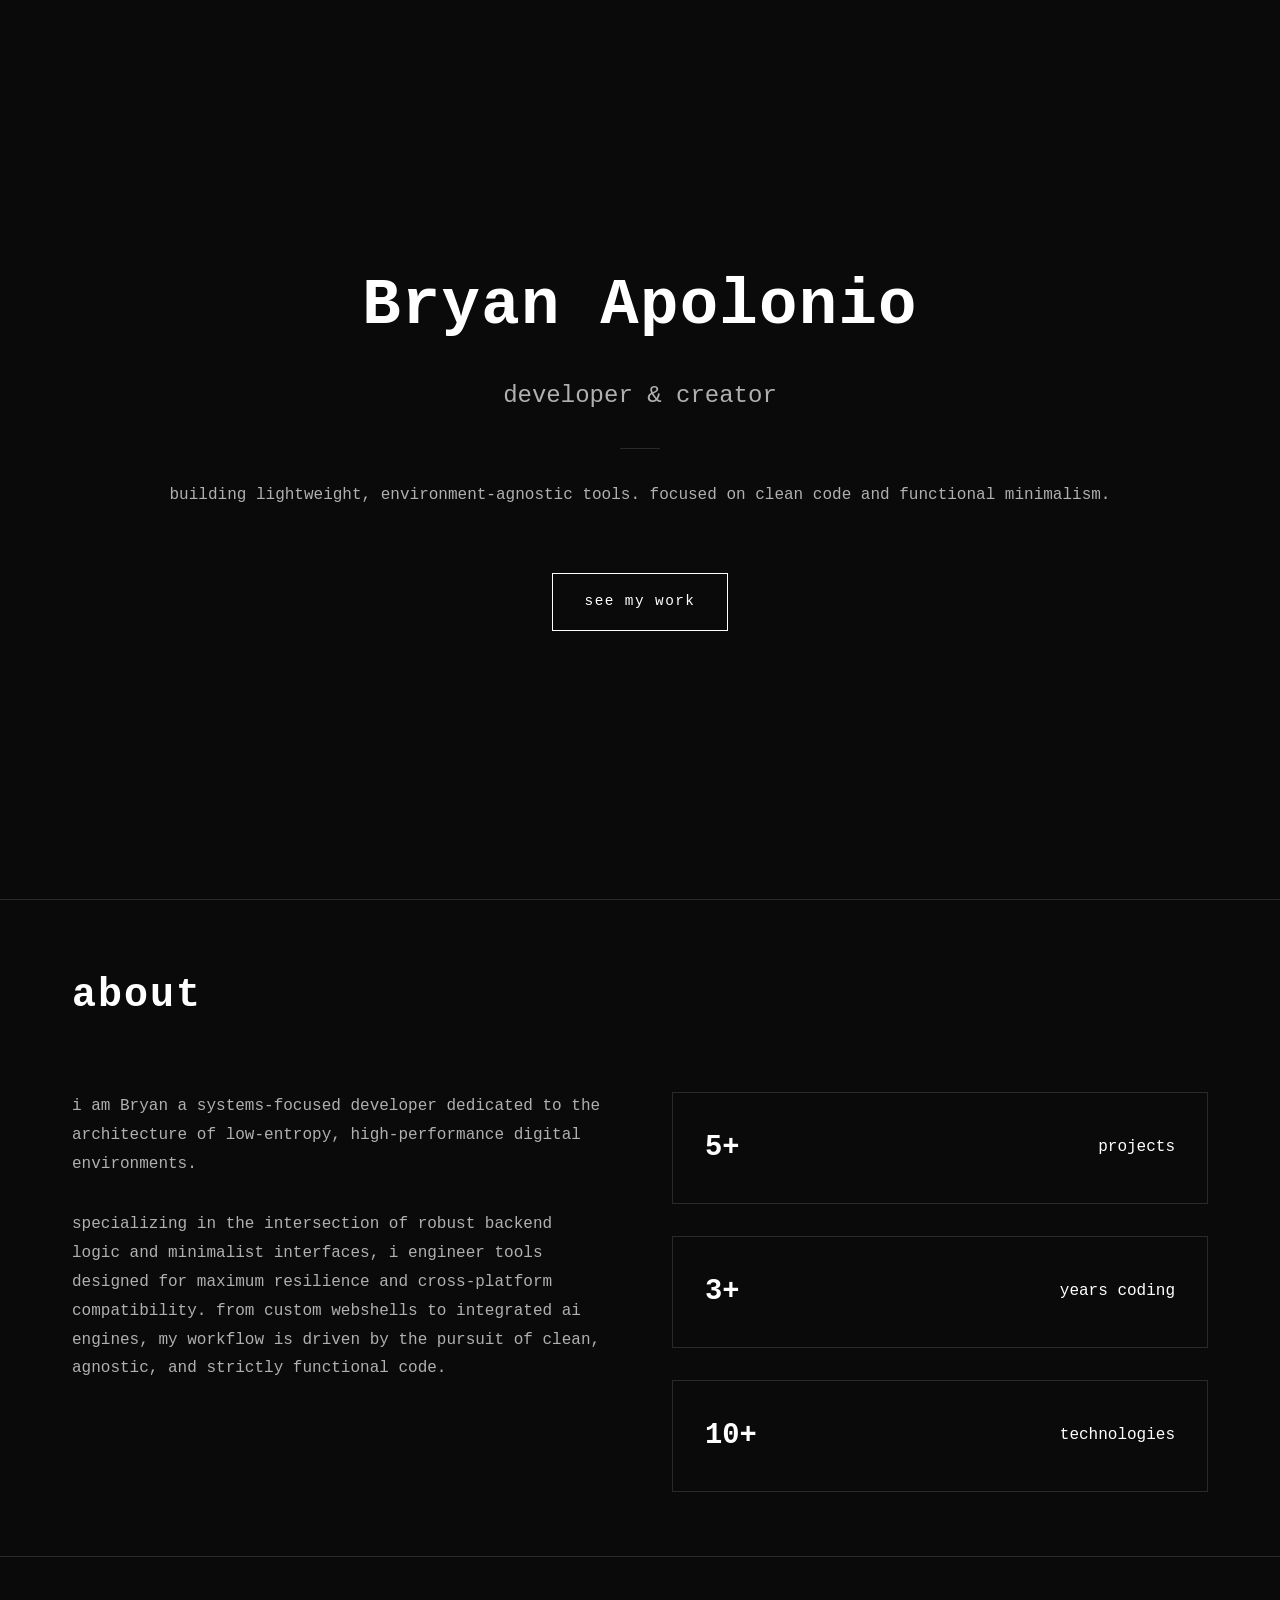
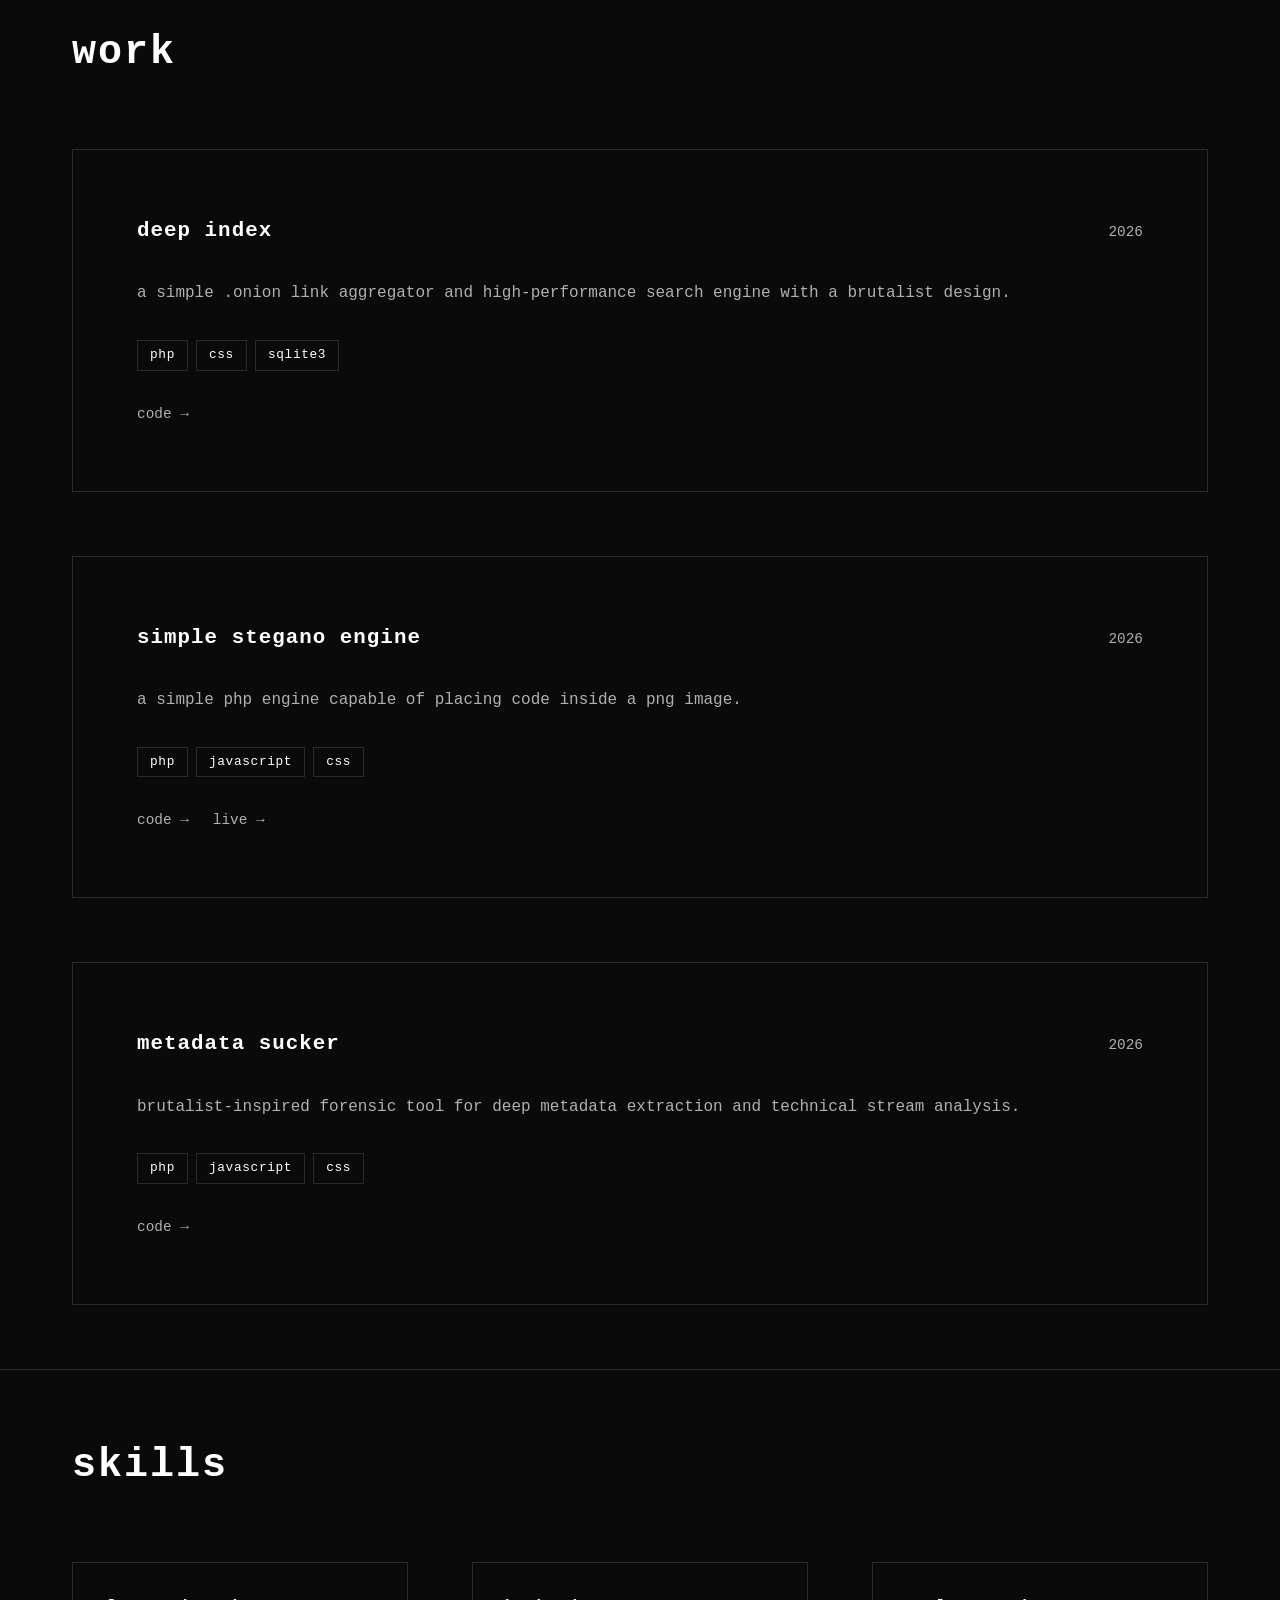
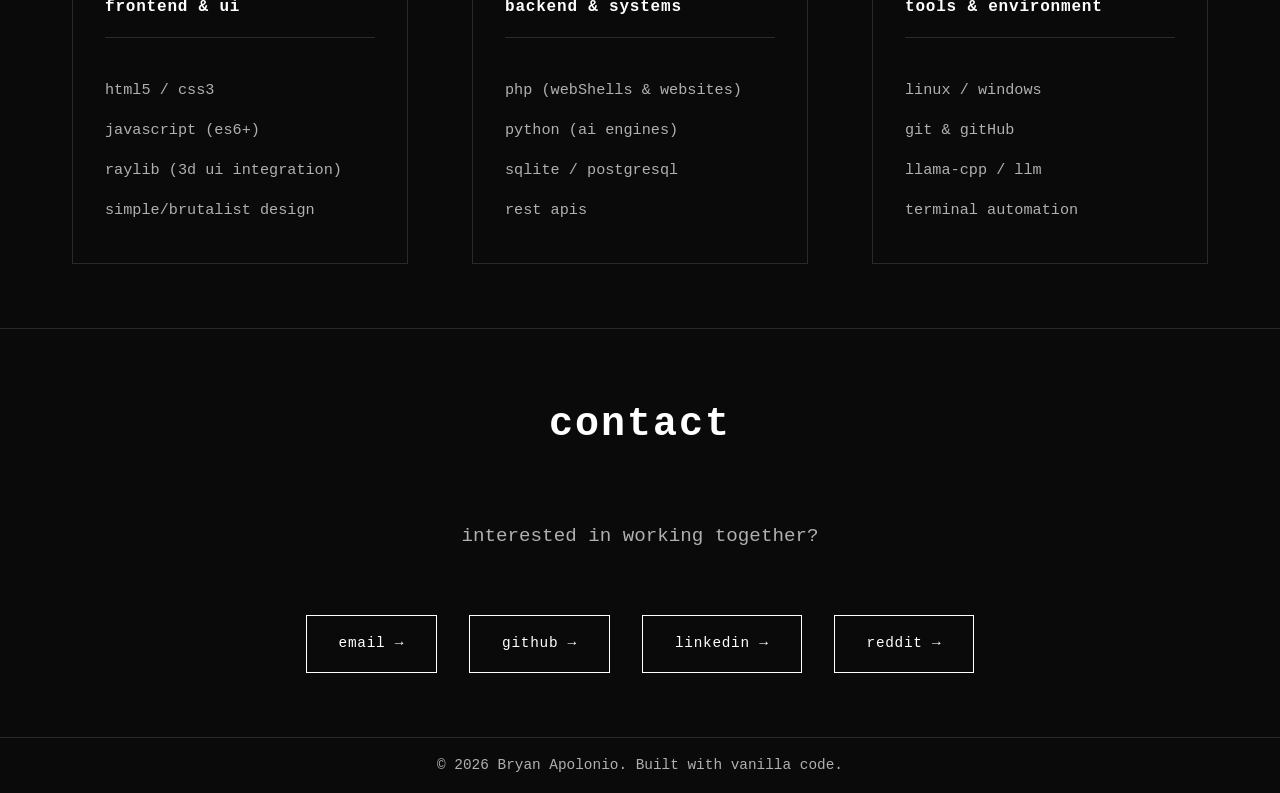
<file: index.html>
<!DOCTYPE html>
<html lang="en">
<head>
    <meta charset="UTF-8">
    <meta name="viewport" content="width=device-width, initial-scale=1.0">
    <title>Bryan Apolonio - Developer</title>
    <link rel="stylesheet" href="/assets/css/styles.css">
</head>
<body>
    <!-- Hero -->
    <section id="hero" class="hero">
        <div class="hero-container">
            <h1 class="hero-title">Bryan Apolonio</h1>
            <p class="hero-subtitle">developer & creator</p>
            <div class="hero-divider"></div>
            <p class="hero-text">building lightweight, environment-agnostic tools. focused on clean code and functional minimalism.</p>
            <a href="#work" class="hero-cta">see my work</a>
        </div>
    </section>

    <!-- About -->
    <section id="about" class="section about">
        <div class="section-container">
            <h2 class="section-title">about</h2>
            <div class="about-grid">
                <div class="about-text">
                        <p class="about-lead">i am Bryan a systems-focused developer dedicated to the architecture of low-entropy, high-performance digital environments.</p>    
                        <p class="about-body">specializing in the intersection of robust backend logic and minimalist interfaces, i engineer tools designed for maximum resilience and cross-platform compatibility. from custom webshells to integrated ai engines, my workflow is driven by the pursuit of clean, agnostic, and strictly functional code.</p>
                </div>
                <div class="about-stats">
                    <div class="stat-item">
                        <span class="stat-number">5+</span>
                        <span class="stat-label">projects</span>
                    </div>
                    <div class="stat-item">
                        <span class="stat-number">3+</span>
                        <span class="stat-label">years coding</span>
                    </div>
                    <div class="stat-item">
                        <span class="stat-number">10+</span>
                        <span class="stat-label">technologies</span>
                    </div>
                </div>
            </div>
        </div>
    </section>

    <!-- Work -->
    <section id="work" class="section work">
        <div class="section-container">
            <h2 class="section-title">work</h2>
            <div class="projects">
                <article class="project">
                    <div class="project-header">
                        <h3 class="project-title">Deep Index</h3>
                        <span class="project-year">2026</span>
                    </div>
                    <p class="project-description">a simple .onion link aggregator and high-performance search engine with a brutalist design.</p>
                    <div class="project-tags">
                        <span class="tag">php</span>
                        <span class="tag">css</span>
                        <span class="tag">sqlite3</span>
                    </div>
                    <div class="project-links">
                        <a href="https://github.com/BryanApolonio/Deep-Index" class="project-link" target="_blank">code →</a>
                    </div>
                </article>

                <article class="project">
                    <div class="project-header">
                        <h3 class="project-title">Simple Stegano Engine</h3>
                        <span class="project-year">2026</span>
                    </div>
                    <p class="project-description">a simple php engine capable of placing code inside a png image. </p>
                    <div class="project-tags">
                        <span class="tag">php</span>
                        <span class="tag">JavaScript</span>
                        <span class="tag">css</span>
                    </div>
                    <div class="project-links">
                        <a href="https://github.com/BryanApolonio/Simple-Stegano-Engine" class="project-link" target="_blank">code →</a>
                        <a href="stegano/decoder.html" class="project-link" target="_blank">live →</a>
                    </div>
                </article>

                <article class="project">
                    <div class="project-header">
                        <h3 class="project-title">Metadata Sucker</h3>
                        <span class="project-year">2026</span>
                    </div>
                    <p class="project-description">brutalist-inspired forensic tool for deep metadata extraction and technical stream analysis.</p>
                    <div class="project-tags">
                        <span class="tag">php</span>
                        <span class="tag">JavaScript</span>
                        <span class="tag">css</span>
                    </div>
                    <div class="project-links">
                        <a href="https://github.com/BryanApolonio" class="project-link" target="_blank">code →</a>
                    </div>
                </article>
            </div>
        </div>
    </section>

    <!-- Skills -->
    <section id="skills" class="section skills">
        <div class="section-container">
            <h2 class="section-title">skills</h2>
            <div class="skills-grid">
                <div class="skill">
                   <h3>Frontend & UI</h3>
                    <ul>
                        <li>html5 / css3</li>
                        <li>javascript (es6+)</li>
                        <li>raylib (3d ui integration)</li>
                        <li>simple/brutalist design</li>
                    </ul>
                </div>
                <div class="skill">
                    <h3>Backend & Systems</h3>
                    <ul>
                        <li>php (webShells & websites)</li>
                        <li>python (ai engines)</li>
                        <li>sqlite / postgresql</li>
                        <li>rest apis</li>
                    </ul>
                </div>
                <div class="skill">
                    <h3>Tools & Environment</h3>
                    <ul>
                        <li>linux / windows</li>
                        <li>git & gitHub</li>
                        <li>llama-cpp / llm</li>
                        <li>terminal automation</li>
                    </ul>
                </div>
            </div>
        </div>
    </section>

    <!-- Contact -->
    <section id="contact" class="section contact">
        <div class="section-container">
            <h2 class="section-title">contact</h2>
            <p class="contact-subtitle">interested in working together?</p>
            <div class="contact-links">
                <a href="mailto:Bryan.Apolonio@proton.me" class="contact-link">email →</a>
                <a href="https://github.com/BryanApolonio" class="contact-link" target="_blank">github →</a>
                <a href="https://linkedin.com/in/BryanApolonio" class="contact-link" target="_blank">linkedin →</a>
                <a href="https://www.reddit.com/user/BryanApolonio" class="contact-link" target="_blank">reddit →</a>
            </div>
        </div>
    </section>

    <!-- Footer -->
    <footer class="footer">
        <div class="footer-container">
            <p>&copy; 2026 Bryan Apolonio. Built with vanilla code.</p>
        </div>
    </footer>

    <script src="/assets/js/script.js"></script>
</body>
</html>
</file>
<file: assets/css/styles.css>
/* Root Variables */
:root {
    --bg-primary: #0a0a0a;
    --bg-secondary: #1a1a1a;
    --text-primary: #ffffff;
    --text-secondary: #b0b0b0;
    --border: #2a2a2a;
    --accent: #ffffff;
    --spacing-sm: 1rem;
    --spacing-md: 2rem;
    --spacing-lg: 4rem;
    --transition: 0.2s ease;
}

/* Reset */
* {
    margin: 0;
    padding: 0;
    box-sizing: border-box;
}

html {
    scroll-behavior: smooth;
}

body {
    font-family: 'Courier New', monospace;
    background-color: var(--bg-primary);
    color: var(--text-primary);
    line-height: 1.6;
    font-size: 16px;
}

/* Typography */
h1, h2, h3, h4, h5, h6 {
    font-weight: 700;
    letter-spacing: 0.05em;
}

p {
    color: var(--text-secondary);
    margin-bottom: var(--spacing-md);
}

a {
    color: var(--text-primary);
    text-decoration: none;
    transition: color var(--transition);
    border-bottom: 1px solid transparent;
}

a:hover {
    color: var(--text-secondary);
    border-bottom: 1px solid var(--text-primary);
}

/* Hero Section */
.hero {
    min-height: 100vh;
    display: flex;
    align-items: center;
    justify-content: center;
    text-align: center;
    border-bottom: 1px solid var(--border);
}

.hero-container {
    padding: var(--spacing-lg);
}

.hero-title {
    font-size: 4rem;
    margin-bottom: var(--spacing-md);
    letter-spacing: 0.02em;
    line-height: 1.2;
}

.hero-subtitle {
    font-size: 1.5rem;
    color: var(--text-secondary);
    font-weight: 300;
}

.hero-divider {
    width: 40px;
    height: 1px;
    background-color: var(--border);
    margin: var(--spacing-md) auto;
}

.hero-text {
    font-size: 1rem;
    line-height: 1.8;
    margin-bottom: var(--spacing-lg);
}

.hero-cta {
    display: inline-block;
    padding: 1rem 2rem;
    border: 1px solid var(--text-primary);
    text-transform: lowercase;
    font-size: 0.9rem;
    letter-spacing: 0.1em;
    transition: all var(--transition);
}

.hero-cta:hover {
    background-color: var(--text-primary);
    color: var(--bg-primary);
    border-bottom: 1px solid var(--text-primary);
}

/* Sections */
.section {
    border-bottom: 1px solid var(--border);
    padding: var(--spacing-lg) 0;
}

.section-container {
    max-width: 1200px;
    margin: 0 auto;
    padding: 0 var(--spacing-md);
}

.section-title {
    font-size: 2.5rem;
    margin-bottom: var(--spacing-lg);
    text-transform: lowercase;
}

/* About Section */
.about-grid {
    display: grid;
    grid-template-columns: 1fr 1fr;
    gap: var(--spacing-lg);
    align-items: start;
}

.about-text p {
    margin-bottom: var(--spacing-md);
    line-height: 1.8;
}

.about-stats {
    display: flex;
    flex-direction: column;
    gap: var(--spacing-md);
}

.stat-item {
    display: flex;
    justify-content: space-between;
    align-items: center;
    padding: var(--spacing-md);
    border: 1px solid var(--border);
    text-transform: lowercase;
}

.stat-number {
    font-size: 1.8rem;
    font-weight: 700;
}

/* Work Section */
.projects {
    display: flex;
    flex-direction: column;
    gap: var(--spacing-lg);
}

.project {
    padding: var(--spacing-lg);
    border: 1px solid var(--border);
    transition: all var(--transition);
}

.project:hover {
    border-color: var(--text-primary);
    background-color: var(--bg-secondary);
}

.project-header {
    display: flex;
    justify-content: space-between;
    align-items: baseline;
    margin-bottom: var(--spacing-md);
}

.project-title {
    font-size: 1.3rem;
    text-transform: lowercase;
}

.project-year {
    color: var(--text-secondary);
    font-size: 0.9rem;
}

.project-description {
    margin-bottom: var(--spacing-md);
    line-height: 1.8;
}

.project-tags {
    display: flex;
    gap: 0.5rem;
    flex-wrap: wrap;
    margin-bottom: var(--spacing-md);
}

.tag {
    padding: 0.25rem 0.75rem;
    border: 1px solid var(--border);
    font-size: 0.8rem;
    text-transform: lowercase;
    letter-spacing: 0.05em;
}

.project-links {
    display: flex;
    gap: 1.5rem;
}

.project-link {
    font-size: 0.9rem;
    color: var(--text-secondary);
}

.project-link:hover {
    color: var(--text-primary);
}

/* Skills Section */
.skills-grid {
    display: grid;
    grid-template-columns: repeat(auto-fit, minmax(250px, 1fr));
    gap: var(--spacing-lg);
}

.skill {
    padding: var(--spacing-md);
    border: 1px solid var(--border);
}

.skill h3 {
    font-size: 1rem;
    text-transform: lowercase;
    margin-bottom: var(--spacing-md);
    border-bottom: 1px solid var(--border);
    padding-bottom: var(--spacing-sm);
}

.skill ul {
    list-style: none;
}

.skill li {
    padding: 0.5rem 0;
    color: var(--text-secondary);
    font-size: 0.95rem;
}

/* Contact Section */
.contact {
    text-align: center;
}

.contact-subtitle {
    font-size: 1.2rem;
    margin-bottom: var(--spacing-lg);
}

.contact-links {
    display: flex;
    flex-wrap: wrap;
    justify-content: center;
    gap: var(--spacing-md);
}

.contact-link {
    padding: 1rem 2rem;
    border: 1px solid var(--text-primary);
    text-transform: lowercase;
    font-size: 0.9rem;
    letter-spacing: 0.05em;
    transition: all var(--transition);
}

.contact-link:hover {
    background-color: var(--text-primary);
    color: var(--bg-primary);
}

/* Footer */
.footer {
    padding: var(--spacing-sm);
    text-align: center;
}

.footer-container {
    max-width: 1200px;
    margin: 0 auto;
}

.footer p {
    color: var(--text-secondary);
    font-size: 0.9rem;
    margin: 0;
}

/* Responsive */
@media (max-width: 768px) {
    .hero-title {
        font-size: 2rem;
    }

    .hero-subtitle {
        font-size: 1rem;
    }

    .about-grid {
        grid-template-columns: 1fr;
    }

    .stat-item {
        flex-direction: column;
        align-items: flex-start;
        gap: var(--spacing-sm);
    }

    .project-header {
        flex-direction: column;
        align-items: flex-start;
    }

    .section-title {
        font-size: 1.8rem;
    }

    .contact-links {
        flex-direction: column;
    }

    .contact-link {
        width: 100%;
    }
}
</file>
